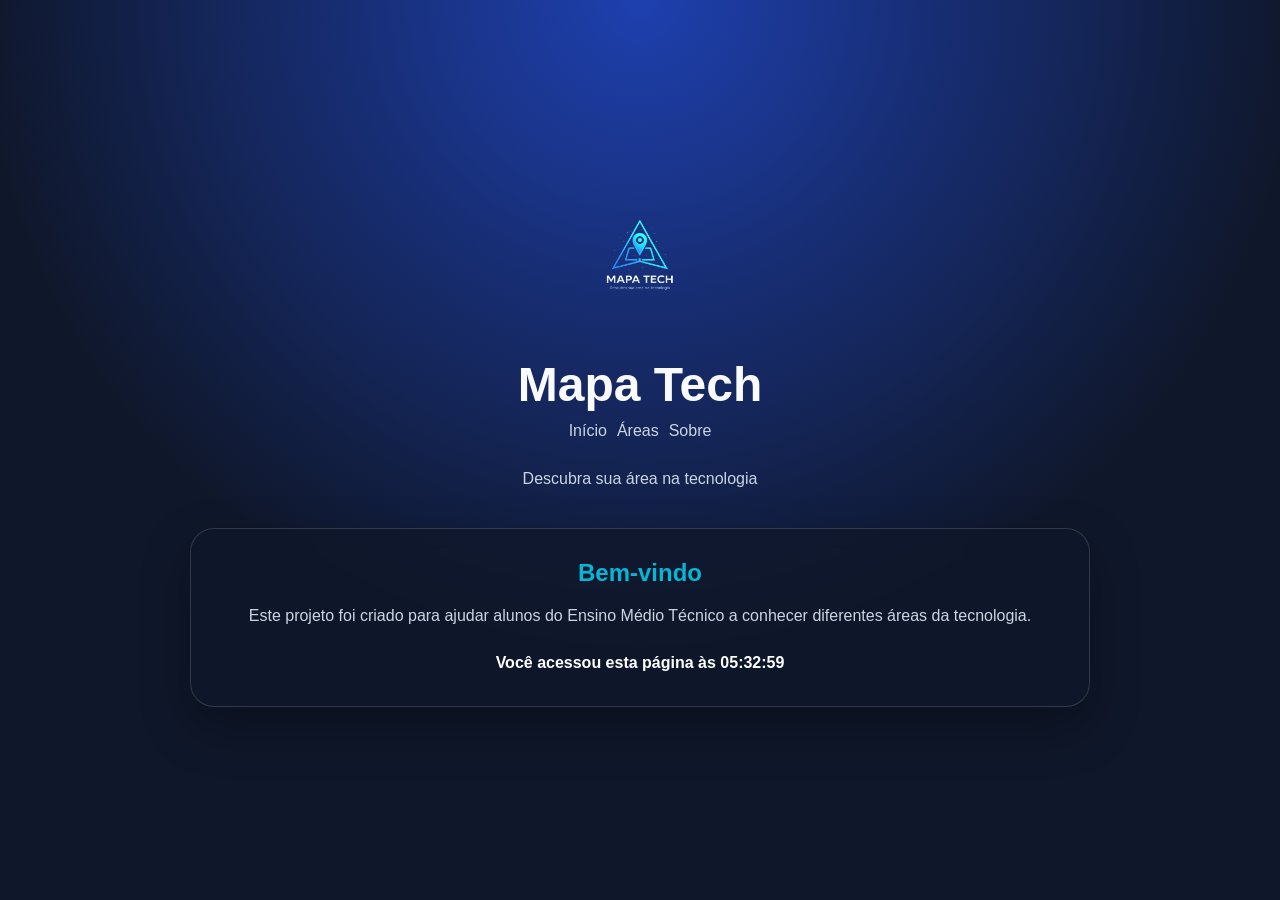
<file: index.html>
<!DOCTYPE html>
<html lang="pt-BR">
<head>
    <meta charset="UTF-8">
    <meta name="viewport" content="width=device-width, initial-scale=1.0">
    <title>Mapa Tech</title>

    <link rel="stylesheet" href="css/style.css">
    <link rel="icon" href="img/logo.png">
</head>
<body>

    <main class="container">

        <img src="img/logo.png" alt="Logo Mapa Tech" class="logo">

        <h1>Mapa Tech</h1>

        <nav class="menu">
            <a href="index.html" class="btn-menu">Início</a>
            <a href="areas.html" class="btn-menu">Áreas</a>
            <a href="sobre.html" class="btn-menu">Sobre</a>
        </nav>

        <p class="subtitulo">
            Descubra sua área na tecnologia
        </p>

        <section class="card">

            <h2>Bem-vindo</h2>

            <p>
                Este projeto foi criado para ajudar alunos do Ensino Médio
                Técnico a conhecer diferentes áreas da tecnologia.
            </p>

            <p id="horario"></p>

        </section>

    </main>

    <script src="js/script.js"></script>

</body>
</html>
</file>
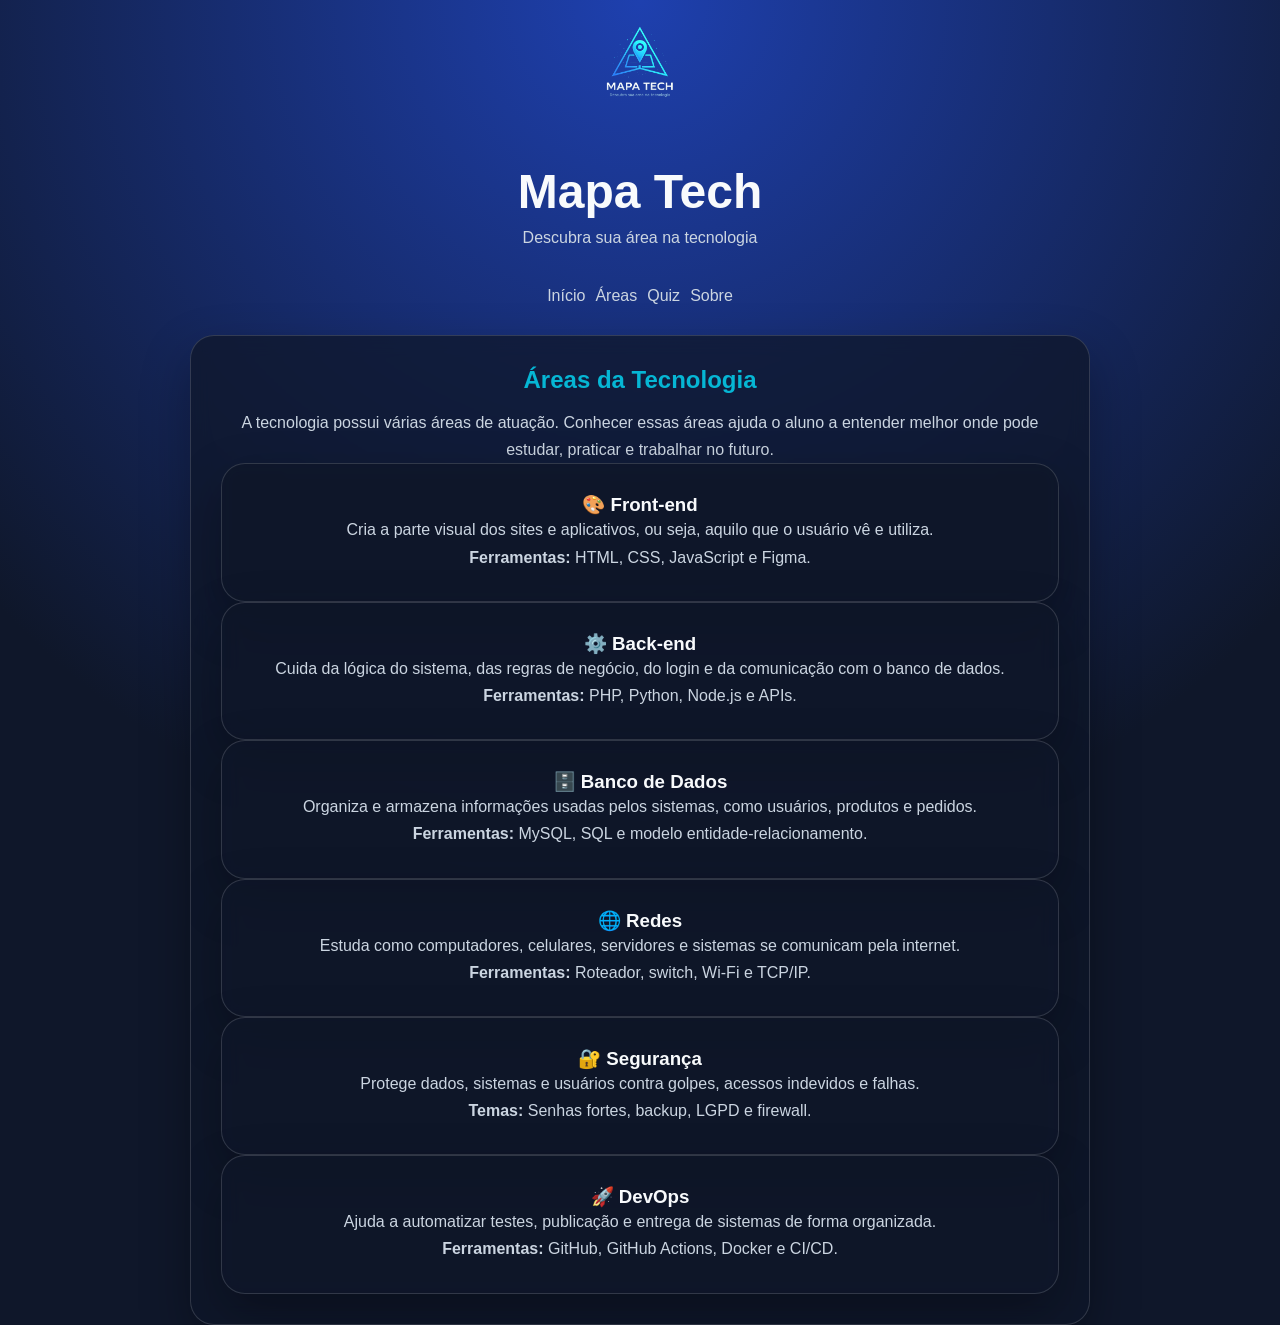
<file: areas.html>
<!DOCTYPE html>
<html lang="pt-BR">
<head>
    <meta charset="UTF-8">
    <meta name="viewport" content="width=device-width, initial-scale=1.0">
    <title>Áreas - Mapa Tech</title>
    <link rel="stylesheet" href="css/style.css">
    <link rel="icon" href="img/logo.png">
</head>
<body>

    <main class="container">

        <img src="img/logo.png" alt="Logo Mapa Tech" class="logo">

        <h1>Mapa Tech</h1>

        <p class="subtitulo">
            Descubra sua área na tecnologia
        </p>

        <nav class="menu">
            <a href="index.html" class="btn-menu">Início</a>
            <a href="areas.html" class="btn-menu">Áreas</a>
            <a href="quiz.html" class="btn-menu">Quiz</a>
            <a href="sobre.html" class="btn-menu">Sobre</a>
        </nav>

        <section class="card">
            <h2>Áreas da Tecnologia</h2>

            <p>
                A tecnologia possui várias áreas de atuação. Conhecer essas áreas ajuda o aluno
                a entender melhor onde pode estudar, praticar e trabalhar no futuro.
            </p>

            <div class="grid-cards">

                <div class="card">
                    <h3>🎨 Front-end</h3>
                    <p>
                        Cria a parte visual dos sites e aplicativos, ou seja, aquilo que o usuário vê e utiliza.
                    </p>
                    <p><strong>Ferramentas:</strong> HTML, CSS, JavaScript e Figma.</p>
                </div>

                <div class="card">
                    <h3>⚙️ Back-end</h3>
                    <p>
                        Cuida da lógica do sistema, das regras de negócio, do login e da comunicação com o banco de dados.
                    </p>
                    <p><strong>Ferramentas:</strong> PHP, Python, Node.js e APIs.</p>
                </div>

                <div class="card">
                    <h3>🗄️ Banco de Dados</h3>
                    <p>
                        Organiza e armazena informações usadas pelos sistemas, como usuários, produtos e pedidos.
                    </p>
                    <p><strong>Ferramentas:</strong> MySQL, SQL e modelo entidade-relacionamento.</p>
                </div>

                <div class="card">
                    <h3>🌐 Redes</h3>
                    <p>
                        Estuda como computadores, celulares, servidores e sistemas se comunicam pela internet.
                    </p>
                    <p><strong>Ferramentas:</strong> Roteador, switch, Wi-Fi e TCP/IP.</p>
                </div>

                <div class="card">
                    <h3>🔐 Segurança</h3>
                    <p>
                        Protege dados, sistemas e usuários contra golpes, acessos indevidos e falhas.
                    </p>
                    <p><strong>Temas:</strong> Senhas fortes, backup, LGPD e firewall.</p>
                </div>

                <div class="card">
                    <h3>🚀 DevOps</h3>
                    <p>
                        Ajuda a automatizar testes, publicação e entrega de sistemas de forma organizada.
                    </p>
                    <p><strong>Ferramentas:</strong> GitHub, GitHub Actions, Docker e CI/CD.</p>
                </div>

            </div>
        </section>

    </main>

</body>
</html>
</file>
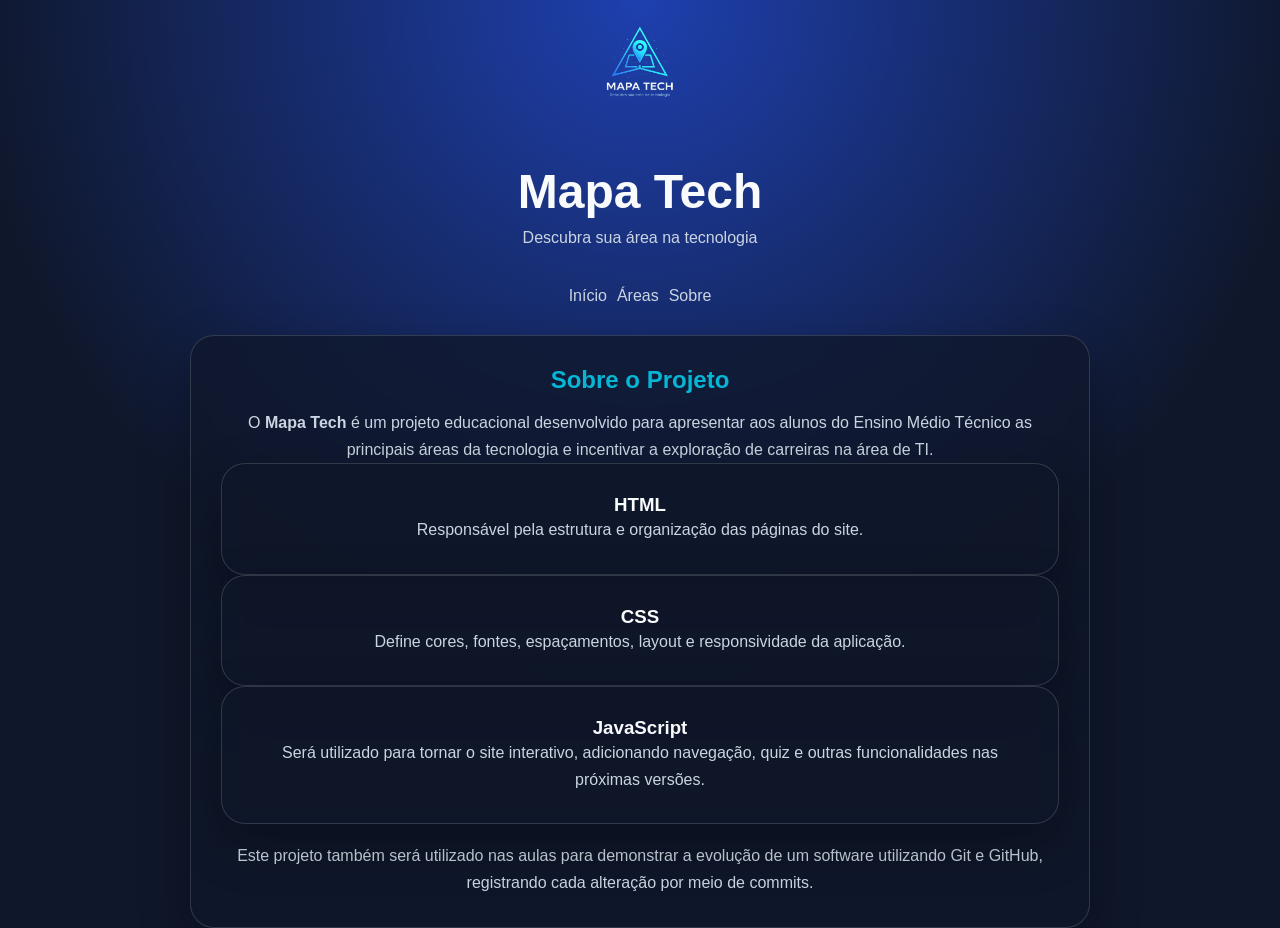
<file: sobre.html>
<!DOCTYPE html>
<html lang="pt-BR">
<head>
    <meta charset="UTF-8">
    <meta name="viewport" content="width=device-width, initial-scale=1.0">
    <title>Sobre - Mapa Tech</title>

    <link rel="stylesheet" href="css/style.css">
    <link rel="icon" href="img/logo.png">
</head>
<body>

<main class="container">

    <img src="img/logo.png" alt="Logo Mapa Tech" class="logo">

    <h1>Mapa Tech</h1>

    <p class="subtitulo">
        Descubra sua área na tecnologia
    </p>

    <nav class="menu">
        <a href="index.html" class="btn-menu">Início</a>
        <a href="areas.html" class="btn-menu">Áreas</a>
        <a href="sobre.html" class="btn-menu">Sobre</a>
    </nav>

    <section class="card">

        <h2>Sobre o Projeto</h2>

        <p>
            O <strong>Mapa Tech</strong> é um projeto educacional desenvolvido para
            apresentar aos alunos do Ensino Médio Técnico as principais áreas da
            tecnologia e incentivar a exploração de carreiras na área de TI.
        </p>

        <div class="grid-cards">

            <div class="card">

                <h3>HTML</h3>

                <p>
                    Responsável pela estrutura e organização das páginas do site.
                </p>

            </div>

            <div class="card">

                <h3>CSS</h3>

                <p>
                    Define cores, fontes, espaçamentos, layout e responsividade da aplicação.
                </p>

            </div>

            <div class="card">

                <h3>JavaScript</h3>

                <p>
                    Será utilizado para tornar o site interativo, adicionando navegação,
                    quiz e outras funcionalidades nas próximas versões.
                </p>

            </div>

        </div>

        <br>

        <p>
            Este projeto também será utilizado nas aulas para demonstrar a evolução
            de um software utilizando Git e GitHub, registrando cada alteração por
            meio de commits.
        </p>

    </section>

</main>

</body>
</html>
</file>
<file: css/style.css>
/* Reset */

* {
    margin: 0;
    padding: 0;
    box-sizing: border-box;
}

/* Variáveis */

:root {
    --azul-escuro: #0f172a;
    --azul: #2563eb;
    --ciano: #06b6d4;
    --texto: #f8fafc;
    --texto-secundario: #cbd5e1;
    --card: rgba(15, 23, 42, 0.75);
}

/* Página */

body {
    min-height: 100vh;

    font-family: Arial, Helvetica, sans-serif;

    background:
        radial-gradient(circle at top,
        #1e40af,
        #0f172a 60%);

    color: var(--texto);

    display: flex;
    justify-content: center;
    align-items: center;
}

/* Container */

.container {
    width: 90%;
    max-width: 900px;

    text-align: center;
}

/* Logo */

.logo {
    width: 140px;
    margin-bottom: 20px;
}

/* Título */

h1 {
    font-size: 3rem;
    margin-bottom: 10px;
}

.subtitulo {
    color: var(--texto-secundario);
    margin-bottom: 40px;
}

/* Card */

.card {
    background: var(--card);

    border: 1px solid rgba(255,255,255,0.15);

    border-radius: 24px;

    padding: 30px;

    backdrop-filter: blur(10px);

    box-shadow: 0 20px 50px rgba(0,0,0,0.30);
}

.card h2 {
    color: var(--ciano);
    margin-bottom: 15px;
}

.card p {
    line-height: 1.7;
    color: var(--texto-secundario);
}

#horario {
    margin-top: 20px;
    font-weight: bold;
    color: white;
}

nav a {
    color: #cbd5e1;
    text-decoration: none;
    transition: 0.3s;
}

nav a:hover {
    color: #eaf51a;
}

nav a.ativo {
    color: #22d3ee;
    font-weight: bold;
}

.menu {
    display: flex;
    justify-content: center;
    gap: 10px;

    margin-bottom: 30px;

    flex-wrap: wrap;
}

.menu button {

    background: #1e293b;

    color: white;

    border: none;

    padding: 12px 20px;

    border-radius: 999px;

    cursor: pointer;

    transition: 0.3s;
}

.menu button:hover {

    background: linear-gradient(
        135deg,
        #2563eb,
        #06b6d4
    );

    transform: translateY(-2px);
}
</file>
